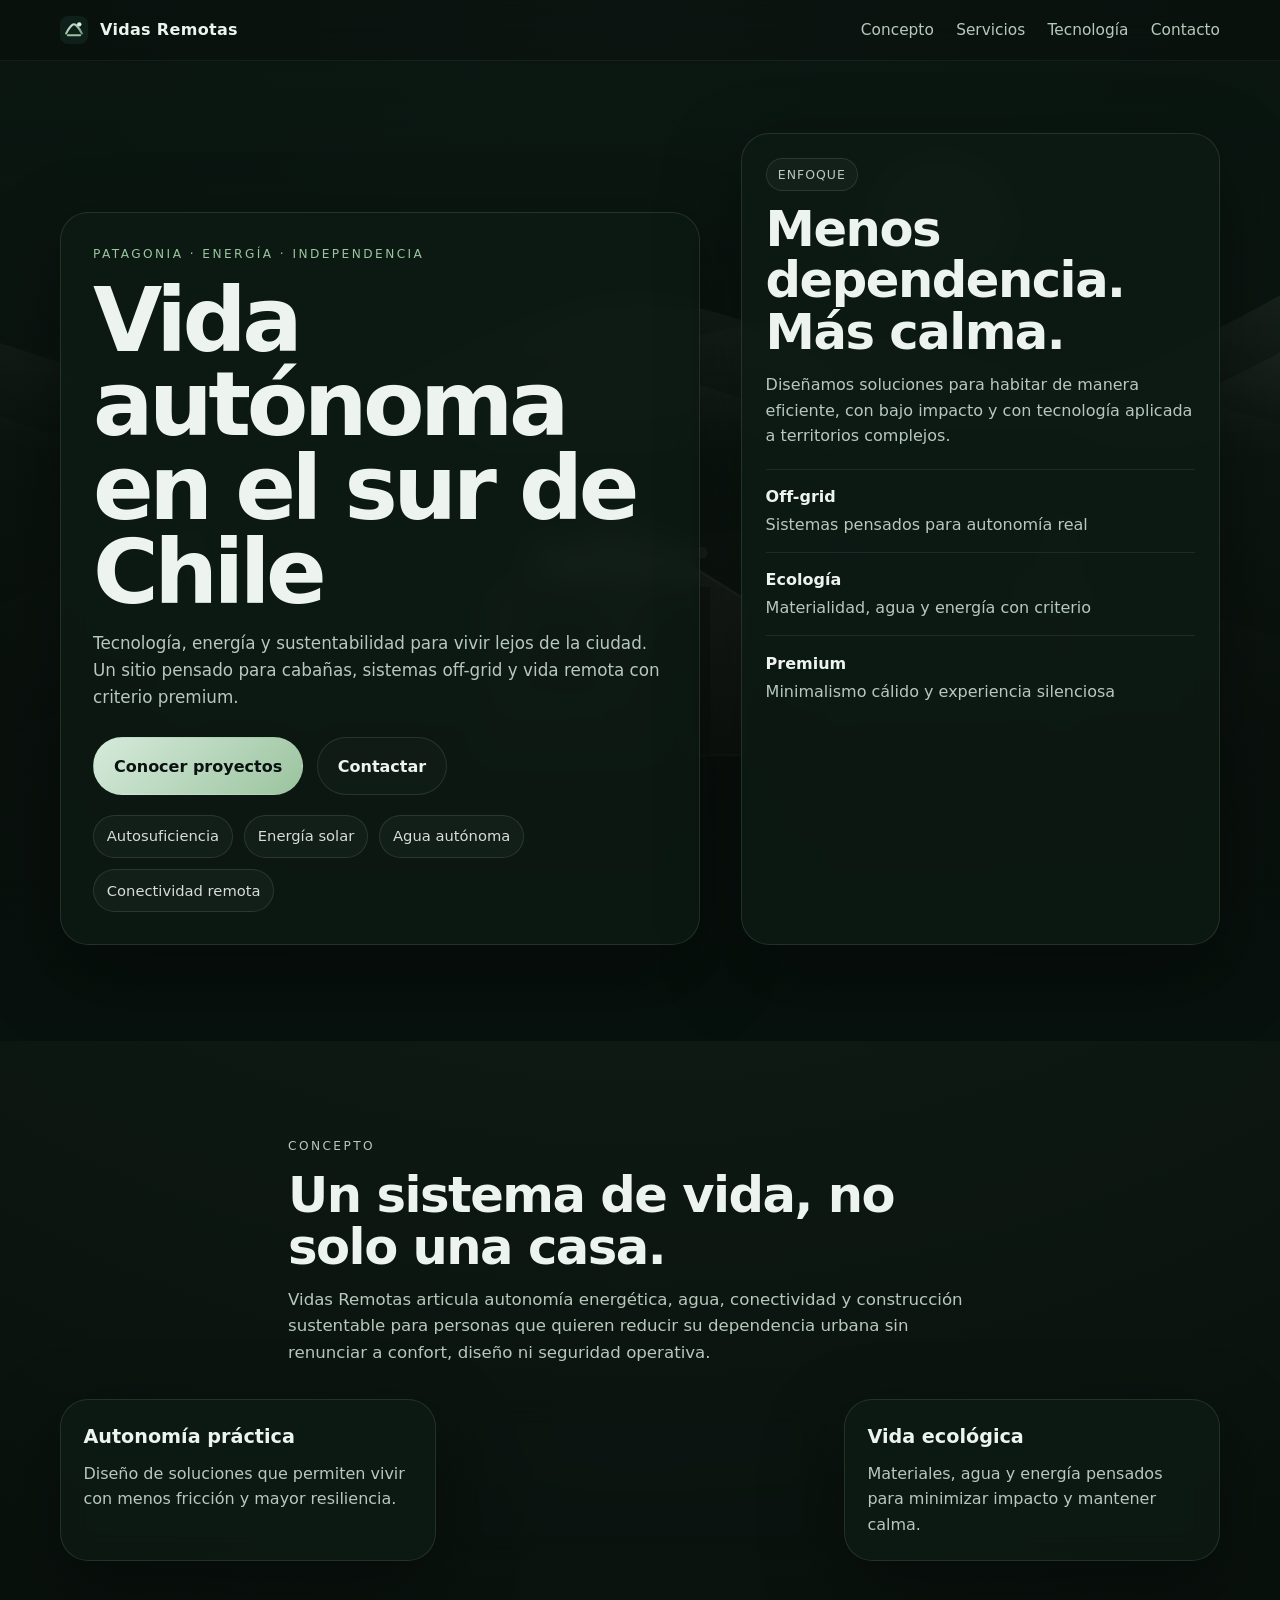
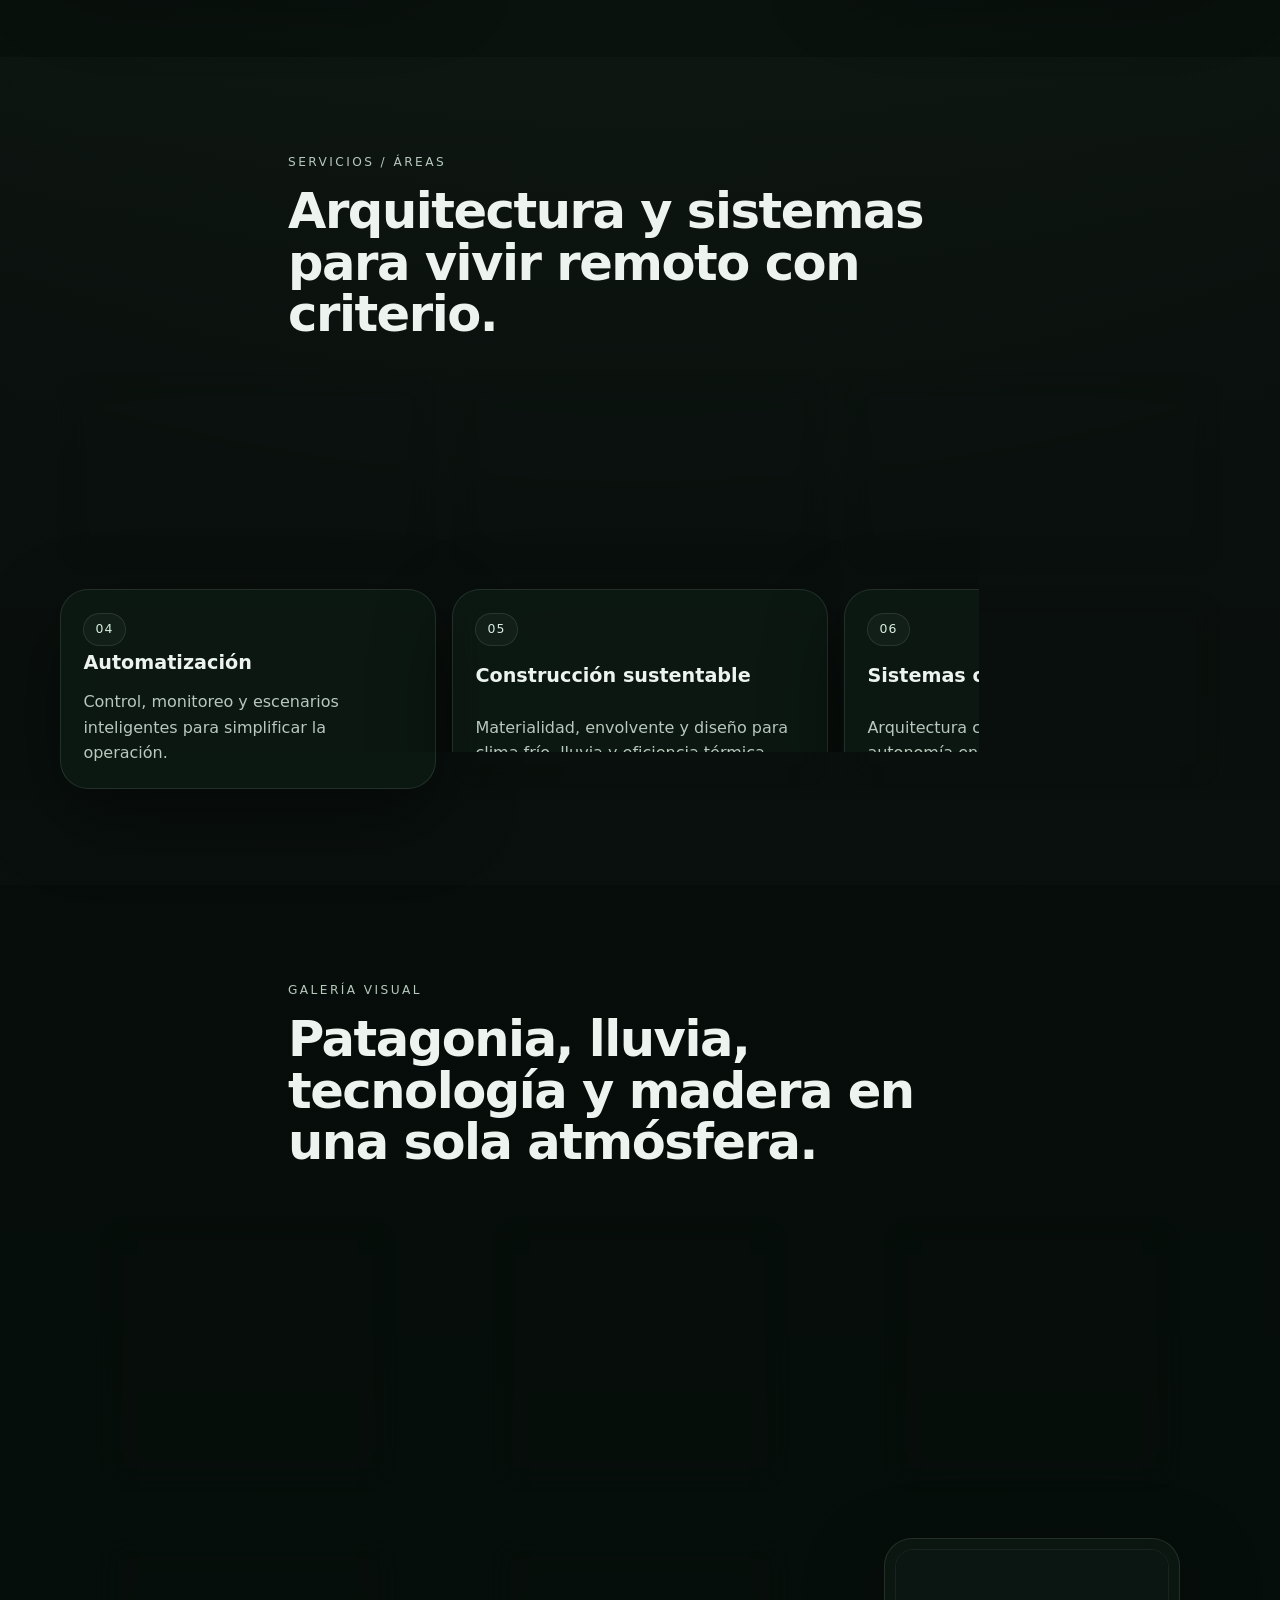
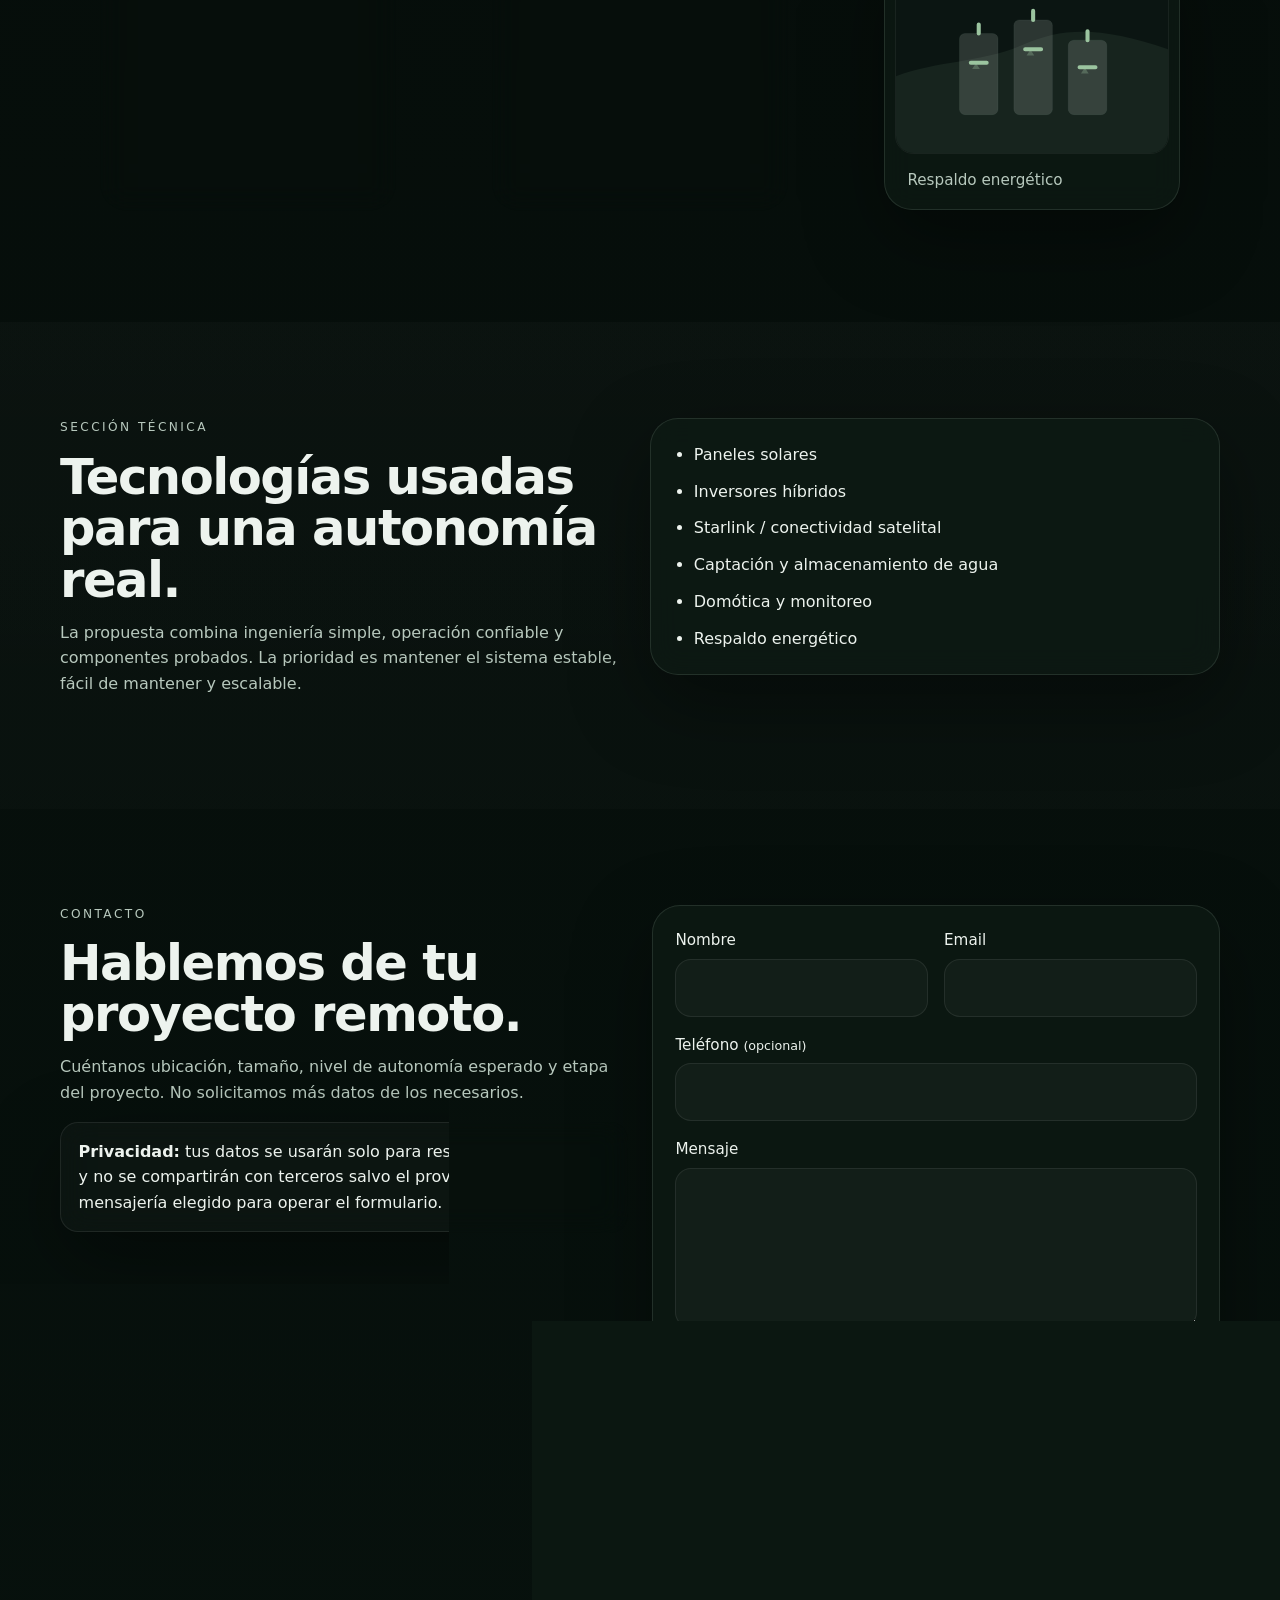
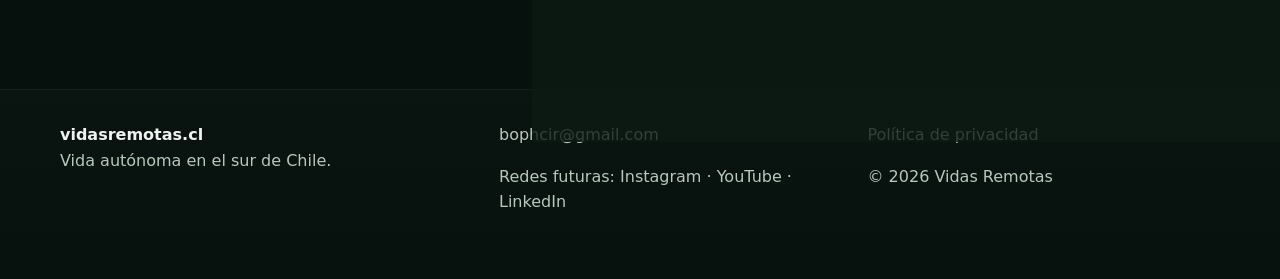
<file: index.html>
<!doctype html>
<html lang="es">
  <head>
    <meta charset="utf-8" />
    <meta name="viewport" content="width=device-width, initial-scale=1" />
    <meta name="description" content="Vidas Remotas diseña soluciones para vida autónoma en el sur de Chile: energía solar, agua, conectividad y sistemas off-grid." />
    <meta name="keywords" content="vidas remotas, off-grid, energía solar, cabañas sustentables, sur de Chile, autosuficiencia, conectividad remota" />
    <meta name="theme-color" content="#123529" />
    <meta name="robots" content="index, follow, max-image-preview:large, max-snippet:-1, max-video-preview:-1" />

    <link rel="canonical" href="https://vidasremotas.cl/" />
    <link rel="icon" href="/assets/img/favicon.svg" type="image/svg+xml" />
    <link rel="manifest" href="/manifest.webmanifest" />

    <meta property="og:type" content="website" />
    <meta property="og:locale" content="es_CL" />
    <meta property="og:site_name" content="Vidas Remotas" />
    <meta property="og:title" content="Vidas Remotas | Vida autónoma en el sur de Chile" />
    <meta property="og:description" content="Tecnología, energía y sustentabilidad para vivir lejos de la ciudad." />
    <meta property="og:url" content="https://vidasremotas.cl/" />
    <meta property="og:image" content="https://vidasremotas.cl/assets/img/og-image.svg" />

    <meta name="twitter:card" content="summary_large_image" />
    <meta name="twitter:title" content="Vidas Remotas | Vida autónoma en el sur de Chile" />
    <meta name="twitter:description" content="Tecnología, energía y sustentabilidad para vivir lejos de la ciudad." />
    <meta name="twitter:image" content="https://vidasremotas.cl/assets/img/og-image.svg" />

    <title>Vidas Remotas | Vida autónoma en el sur de Chile</title>
    <link rel="preload" as="image" href="/assets/img/hero.svg" />
    <link rel="stylesheet" href="/assets/css/styles.css" />
  </head>
  <body>
    <a class="skip-link" href="#contenido">Saltar al contenido</a>

    <header class="site-header">
      <div class="container header-inner">
        <a class="brand" href="#inicio" aria-label="Vidas Remotas, inicio">
          <img src="/assets/img/favicon.svg" alt="" width="28" height="28" />
          <span>Vidas Remotas</span>
        </a>

        <button class="menu-toggle" type="button" aria-expanded="false" aria-controls="menu-principal">
          <span>Menú</span>
        </button>

        <nav id="menu-principal" class="site-nav" aria-label="Navegación principal">
          <a href="#concepto">Concepto</a>
          <a href="#servicios">Servicios</a>
          <a href="#tecnologia">Tecnología</a>
          <a href="#contacto">Contacto</a>
        </nav>
      </div>
    </header>

    <main id="contenido">
      <section id="inicio" class="hero section">
        <div class="hero-bg" aria-hidden="true">
          <img src="/assets/img/hero.svg" alt="" width="1600" height="1200" fetchpriority="high" />
        </div>

        <div class="container hero-grid">
          <div class="hero-copy reveal">
            <p class="eyebrow">Patagonia · energía · independencia</p>
            <h1>Vida autónoma en el sur de Chile</h1>
            <p class="lead">
              Tecnología, energía y sustentabilidad para vivir lejos de la ciudad.
              Un sitio pensado para cabañas, sistemas off-grid y vida remota con criterio premium.
            </p>

            <div class="hero-actions">
              <a class="btn btn-primary" href="#servicios">Conocer proyectos</a>
              <a class="btn btn-secondary" href="#contacto">Contactar</a>
            </div>

            <ul class="hero-badges" aria-label="Atributos del proyecto">
              <li>Autosuficiencia</li>
              <li>Energía solar</li>
              <li>Agua autónoma</li>
              <li>Conectividad remota</li>
            </ul>
          </div>

          <aside class="hero-panel reveal" aria-label="Resumen del enfoque">
            <p class="panel-label">Enfoque</p>
            <h2>Menos dependencia. Más calma.</h2>
            <p>
              Diseñamos soluciones para habitar de manera eficiente, con bajo impacto y con
              tecnología aplicada a territorios complejos.
            </p>

            <dl class="stats">
              <div>
                <dt>Off-grid</dt>
                <dd>Sistemas pensados para autonomía real</dd>
              </div>
              <div>
                <dt>Ecología</dt>
                <dd>Materialidad, agua y energía con criterio</dd>
              </div>
              <div>
                <dt>Premium</dt>
                <dd>Minimalismo cálido y experiencia silenciosa</dd>
              </div>
            </dl>
          </aside>
        </div>
      </section>

      <section id="concepto" class="section">
        <div class="container section-head reveal">
          <p class="eyebrow">Concepto</p>
          <h2>Un sistema de vida, no solo una casa.</h2>
          <p>
            Vidas Remotas articula autonomía energética, agua, conectividad y construcción
            sustentable para personas que quieren reducir su dependencia urbana sin renunciar a
            confort, diseño ni seguridad operativa.
          </p>
        </div>

        <div class="container feature-grid">
          <article class="feature-card reveal">
            <h3>Autonomía práctica</h3>
            <p>Diseño de soluciones que permiten vivir con menos fricción y mayor resiliencia.</p>
          </article>
          <article class="feature-card reveal">
            <h3>Eficiencia energética</h3>
            <p>Generación, almacenamiento y consumo alineados para operar con inteligencia.</p>
          </article>
          <article class="feature-card reveal">
            <h3>Vida ecológica</h3>
            <p>Materiales, agua y energía pensados para minimizar impacto y mantener calma.</p>
          </article>
        </div>
      </section>

      <section id="servicios" class="section section-alt">
        <div class="container section-head reveal">
          <p class="eyebrow">Servicios / áreas</p>
          <h2>Arquitectura y sistemas para vivir remoto con criterio.</h2>
        </div>

        <div class="container cards-grid">
          <article class="service-card reveal">
            <span class="card-index">01</span>
            <h3>Energía solar</h3>
            <p>Dimensionamiento, respaldo e integración para independencia eléctrica.</p>
          </article>
          <article class="service-card reveal">
            <span class="card-index">02</span>
            <h3>Agua y almacenamiento</h3>
            <p>Captación, acumulación y continuidad operativa en escenarios remotos.</p>
          </article>
          <article class="service-card reveal">
            <span class="card-index">03</span>
            <h3>Internet y conectividad remota</h3>
            <p>Conectividad estable para trabajar, monitorear y vivir con tranquilidad.</p>
          </article>
          <article class="service-card reveal">
            <span class="card-index">04</span>
            <h3>Automatización</h3>
            <p>Control, monitoreo y escenarios inteligentes para simplificar la operación.</p>
          </article>
          <article class="service-card reveal">
            <span class="card-index">05</span>
            <h3>Construcción sustentable</h3>
            <p>Materialidad, envolvente y diseño para clima frío, lluvia y eficiencia térmica.</p>
          </article>
          <article class="service-card reveal">
            <span class="card-index">06</span>
            <h3>Sistemas off-grid</h3>
            <p>Arquitectura completa para operar con autonomía energética y domiciliaria.</p>
          </article>
        </div>
      </section>

      <section class="section">
        <div class="container section-head reveal">
          <p class="eyebrow">Galería visual</p>
          <h2>Patagonia, lluvia, tecnología y madera en una sola atmósfera.</h2>
        </div>

        <div class="container gallery-grid">
          <figure class="gallery-card reveal">
            <img src="/assets/img/gallery-cabana.svg" alt="Cabaña moderna en entorno forestal del sur de Chile" loading="lazy" width="1200" height="900" />
            <figcaption>Cabañas modernas</figcaption>
          </figure>
          <figure class="gallery-card reveal">
            <img src="/assets/img/gallery-solar.svg" alt="Paneles solares integrados a un sistema remoto" loading="lazy" width="1200" height="900" />
            <figcaption>Energía solar</figcaption>
          </figure>
          <figure class="gallery-card reveal">
            <img src="/assets/img/gallery-water.svg" alt="Sistema de agua y almacenamiento para vida autónoma" loading="lazy" width="1200" height="900" />
            <figcaption>Agua autónoma</figcaption>
          </figure>
          <figure class="gallery-card reveal">
            <img src="/assets/img/gallery-forest.svg" alt="Bosque, lluvia y niebla en el sur de Chile" loading="lazy" width="1200" height="900" />
            <figcaption>Naturaleza del sur</figcaption>
          </figure>
          <figure class="gallery-card reveal">
            <img src="/assets/img/gallery-connectivity.svg" alt="Conectividad remota y monitoreo para sitio aislado" loading="lazy" width="1200" height="900" />
            <figcaption>Conectividad remota</figcaption>
          </figure>
          <figure class="gallery-card reveal">
            <img src="/assets/img/gallery-battery.svg" alt="Banco de baterías y respaldo energético" loading="lazy" width="1200" height="900" />
            <figcaption>Respaldo energético</figcaption>
          </figure>
        </div>
      </section>

      <section id="tecnologia" class="section section-alt">
        <div class="container tech-grid">
          <div class="reveal">
            <p class="eyebrow">Sección técnica</p>
            <h2>Tecnologías usadas para una autonomía real.</h2>
            <p>
              La propuesta combina ingeniería simple, operación confiable y componentes probados.
              La prioridad es mantener el sistema estable, fácil de mantener y escalable.
            </p>
          </div>

          <div class="tech-stack reveal">
            <ul>
              <li>Paneles solares</li>
              <li>Inversores híbridos</li>
              <li>Starlink / conectividad satelital</li>
              <li>Captación y almacenamiento de agua</li>
              <li>Domótica y monitoreo</li>
              <li>Respaldo energético</li>
            </ul>
          </div>
        </div>
      </section>

      <section id="contacto" class="section">
        <div class="container contact-grid">
          <div class="reveal">
            <p class="eyebrow">Contacto</p>
            <h2>Hablemos de tu proyecto remoto.</h2>
            <p>
              Cuéntanos ubicación, tamaño, nivel de autonomía esperado y etapa del proyecto. No
              solicitamos más datos de los necesarios.
            </p>

            <div class="privacy-note">
              <strong>Privacidad:</strong>
              tus datos se usarán solo para responder tu consulta y no se compartirán con terceros
              salvo el proveedor de mensajería elegido para operar el formulario.
            </div>
          </div>

          <form class="contact-form reveal" id="contact-form" action="https://formspree.io/f/xgodnezw" method="POST" data-success-url="https://vidasremotas.cl/thanks">
            <div class="field-grid">
              <label>
                <span>Nombre</span>
                <input type="text" name="nombre" autocomplete="name" required />
              </label>
              <label>
                <span>Email</span>
                <input type="email" name="email" autocomplete="email" required />
              </label>
            </div>

            <label>
              <span>Teléfono <small>(opcional)</small></span>
              <input type="tel" name="telefono" autocomplete="tel" />
            </label>

            <label>
              <span>Mensaje</span>
              <textarea name="mensaje" rows="5" minlength="20" required></textarea>
            </label>

            <label class="visually-hidden" aria-hidden="true">
              <span>Empresa</span>
              <input type="text" name="empresa" tabindex="-1" autocomplete="off" />
            </label>

            <label class="checkbox">
              <input type="checkbox" name="consentimiento" required />
              <span>
                Acepto la <a href="/privacy.html">política de privacidad</a> y autorizo el uso de
                mis datos solo para responder esta solicitud.
              </span>
            </label>

            <input type="hidden" name="_next" value="https://vidasremotas.cl/thanks" />
            <input type="hidden" name="source" value="website" />

            <p class="form-help">
              Envío seguro. Tus datos se usan solo para responder tu consulta.
            </p>

            <p class="form-status" aria-live="polite" hidden></p>

            <button class="btn btn-primary btn-block" type="submit">Enviar consulta</button>
          </form>
        </div>
      </section>
    </main>

    <footer class="site-footer">
      <div class="container footer-grid">
        <div>
          <strong>vidasremotas.cl</strong>
          <p>Vida autónoma en el sur de Chile.</p>
        </div>
        <div>
          <p><a href="mailto:bophcir@gmail.com">bophcir@gmail.com</a></p>
          <p>Redes futuras: Instagram · YouTube · LinkedIn</p>
        </div>
        <div>
          <p><a href="/privacy.html">Política de privacidad</a></p>
          <p>© <span id="year"></span> Vidas Remotas</p>
        </div>
      </div>
    </footer>

    <script src="/assets/js/main.js" defer></script>
  </body>
</html>
</file>
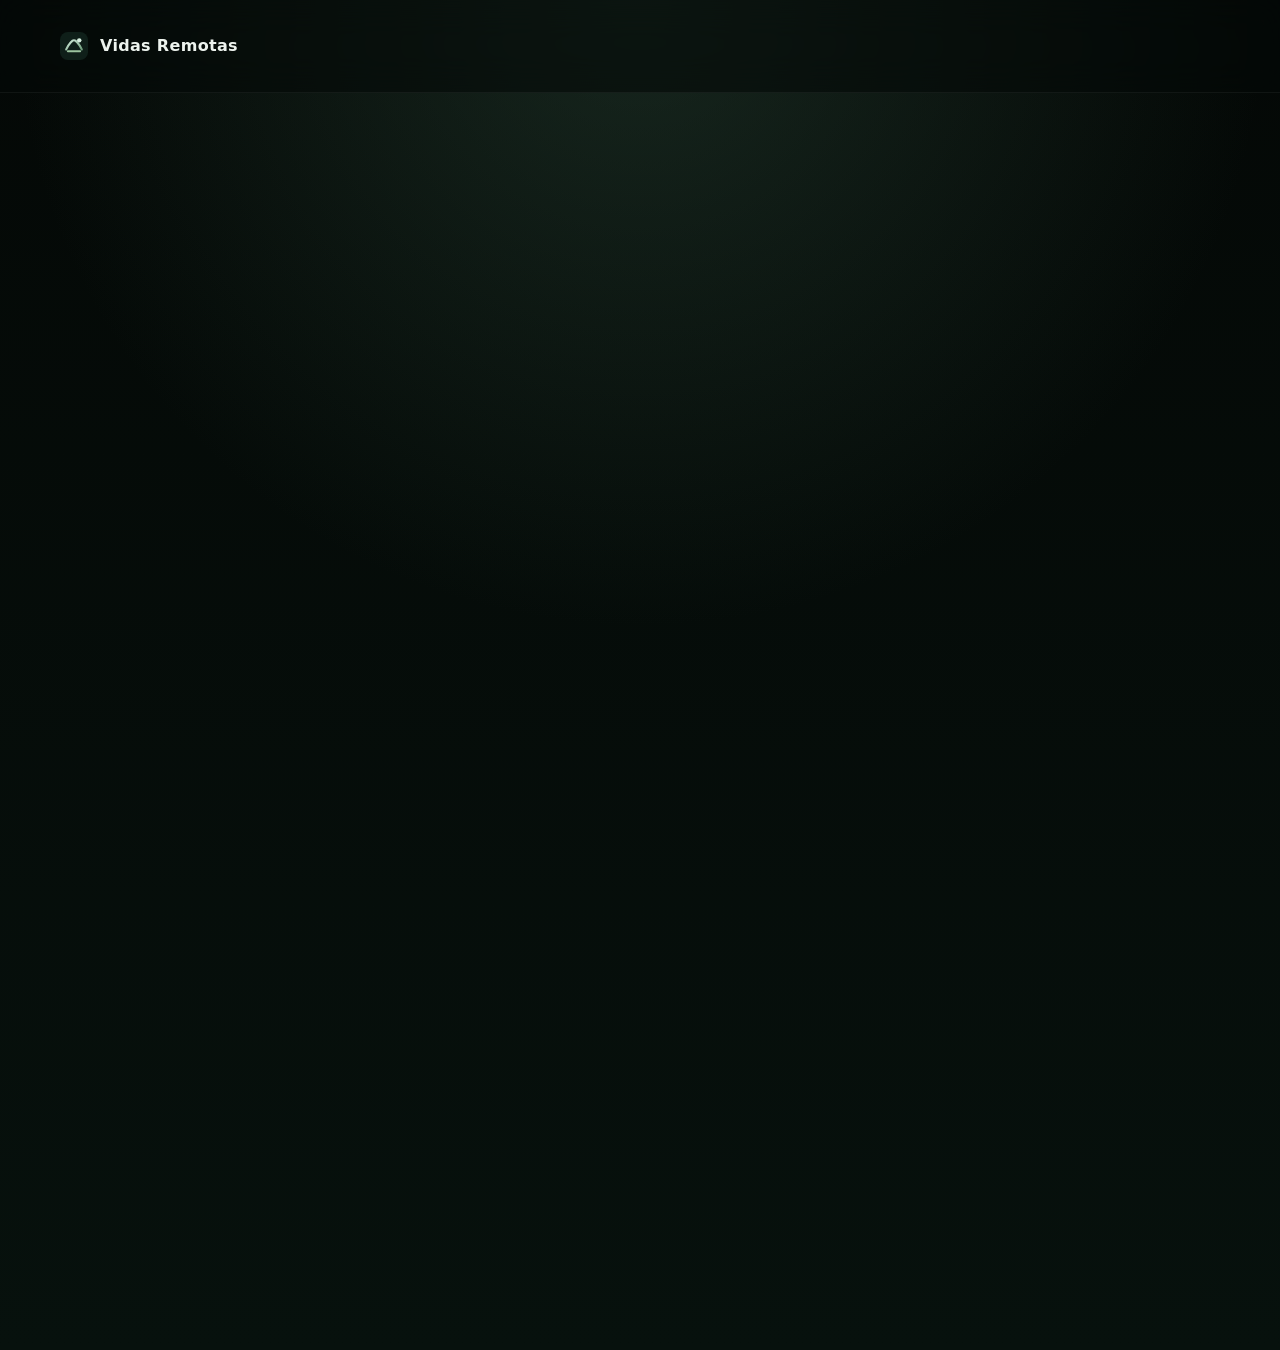
<file: privacy.html>
<!doctype html>
<html lang="es">
  <head>
    <meta charset="utf-8" />
    <meta name="viewport" content="width=device-width, initial-scale=1" />
    <meta name="description" content="Política de privacidad básica de Vidas Remotas." />
    <link rel="canonical" href="https://vidasremotas.cl/privacy.html" />
    <title>Política de privacidad | Vidas Remotas</title>
    <link rel="stylesheet" href="/assets/css/styles.css" />
  </head>
  <body>
    <header class="site-header compact">
      <div class="container header-inner">
        <a class="brand" href="/">
          <img src="/assets/img/favicon.svg" alt="" width="28" height="28" />
          <span>Vidas Remotas</span>
        </a>
      </div>
    </header>

    <main class="section">
      <div class="container prose reveal">
        <p class="eyebrow">Privacidad</p>
        <h1>Política de privacidad</h1>
        <p>
          Esta página describe, en forma simple, cómo se tratan los datos enviados desde el formulario
          de contacto de <strong>vidasremotas.cl</strong>.
        </p>

        <h2>1. Datos que podemos recibir</h2>
        <ul>
          <li>Nombre</li>
          <li>Email</li>
          <li>Teléfono, si lo entregas voluntariamente</li>
          <li>Mensaje y contexto del proyecto</li>
        </ul>

        <h2>2. Finalidad</h2>
        <p>
          Usamos los datos solo para responder consultas, evaluar proyectos y coordinar comunicación
          relacionada con Vidas Remotas.
        </p>

        <h2>3. Minimización</h2>
        <p>
          No solicitamos datos innecesarios y no pedimos información sensible salvo que sea
          estrictamente requerida para avanzar con una solicitud específica.
        </p>

        <h2>4. Almacenamiento y terceros</h2>
        <p>
          El sitio está pensado para no almacenar información personal en el frontend. Si conectas el
          formulario con un proveedor externo, revisa también su política de privacidad y configura el
          mínimo de retención posible.
        </p>

        <h2>5. Tus derechos</h2>
        <p>
          Puedes pedir acceso, rectificación o eliminación de tus datos escribiendo a
          <a href="mailto:bophcir@gmail.com">bophcir@gmail.com</a>.
        </p>

        <h2>6. Seguridad</h2>
        <p>
          Se recomienda usar HTTPS, cabeceras de seguridad, CAPTCHA ligero o Turnstile y reglas anti-spam
          para proteger el formulario.
        </p>

        <p class="muted">
          Nota: este texto es una base práctica y debe ser revisado por asesoría legal antes de uso
          definitivo.
        </p>
      </div>
    </main>
  </body>
</html>
</file>
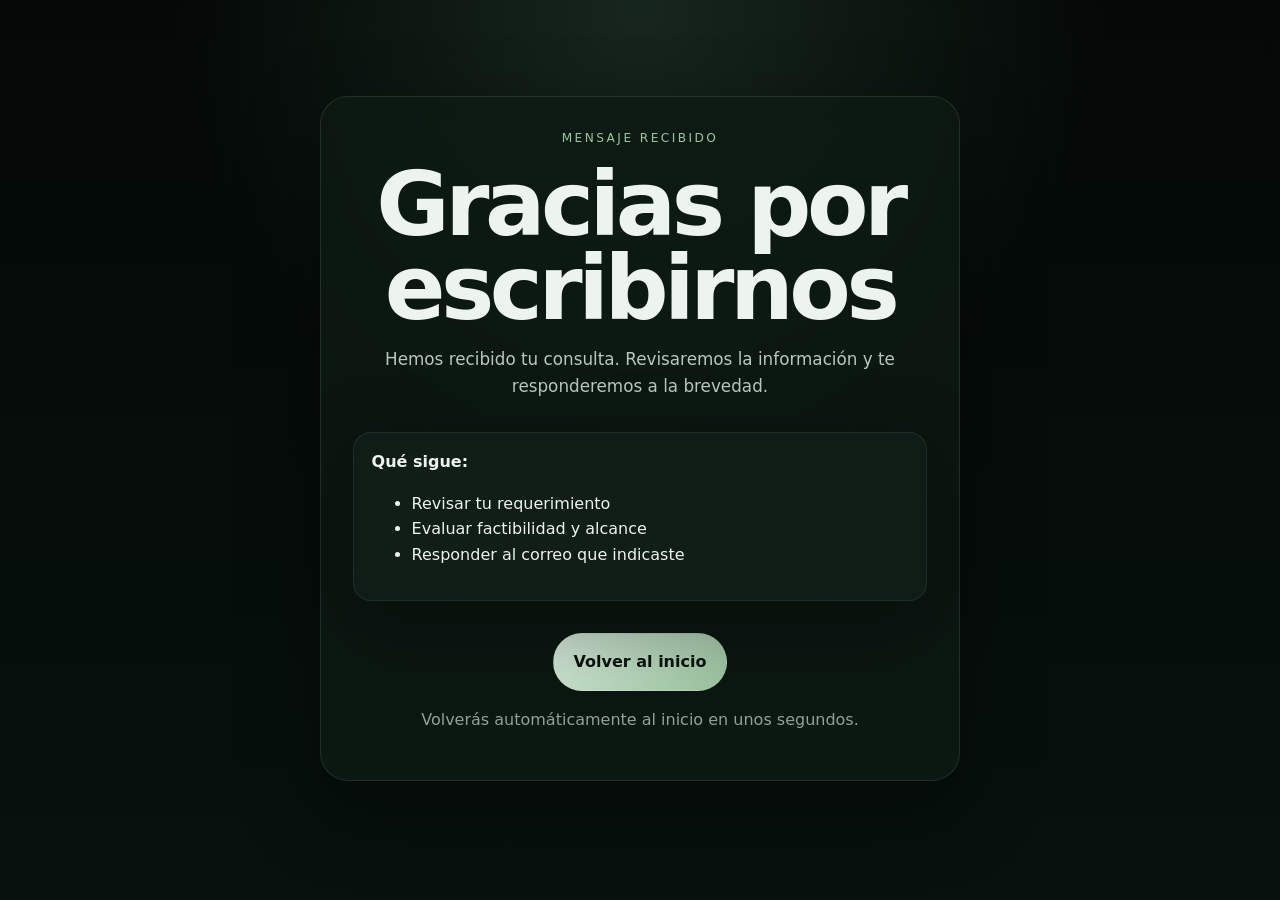
<file: thanks.html>
<!doctype html>
<html lang="es">
  <head>
    <meta charset="utf-8" />
    <meta name="viewport" content="width=device-width, initial-scale=1" />
    <meta name="robots" content="noindex, nofollow" />
    <meta http-equiv="refresh" content="5;url=/" />
    <title>Gracias | Vidas Remotas</title>
    <link rel="stylesheet" href="/assets/css/styles.css" />
  </head>
  <body>
    <main class="section">
      <div class="container" style="max-width: 760px;">
        <section class="hero-copy" style="margin: 0 auto; text-align: center;">
          <p class="eyebrow">Mensaje recibido</p>
          <h1 style="margin-inline: auto;">Gracias por escribirnos</h1>
          <p class="lead" style="margin-inline: auto;">
            Hemos recibido tu consulta. Revisaremos la información y te responderemos a la brevedad.
          </p>

          <div class="privacy-note" style="margin: 2rem auto 0; max-width: 42rem; text-align:left;">
            <strong>Qué sigue:</strong>
            <ul>
              <li>Revisar tu requerimiento</li>
              <li>Evaluar factibilidad y alcance</li>
              <li>Responder al correo que indicaste</li>
            </ul>
          </div>

          <p style="margin-top: 2rem;">
            <a class="btn btn-primary" href="/">Volver al inicio</a>
          </p>

          <p class="muted" id="redirect-note" style="margin-top: 1rem;">
            Volverás automáticamente al inicio en unos segundos.
          </p>
        </section>
      </div>
    </main>

    <script>
      setTimeout(() => {
        window.location.replace('/');
      }, 5000);
    </script>
  </body>
</html>
</file>
<file: assets/css/styles.css>
:root {
  color-scheme: dark;
  --bg: #07110d;
  --bg-alt: #0c1712;
  --panel: rgba(13, 26, 20, 0.78);
  --panel-strong: rgba(16, 33, 25, 0.92);
  --border: rgba(201, 224, 210, 0.12);
  --text: #edf3ee;
  --muted: #b7c8bd;
  --muted-2: #8fa397;
  --green: #9bc49f;
  --green-strong: #d7efe0;
  --earth: #8e7a63;
  --stone: #d8ddd6;
  --shadow: 0 28px 80px rgba(0, 0, 0, 0.38);
  --radius-xl: 28px;
  --radius-lg: 20px;
  --radius-md: 16px;
  --container: min(1160px, calc(100% - 2rem));
}

* { box-sizing: border-box; }
html { scroll-behavior: smooth; }
body {
  margin: 0;
  min-height: 100vh;
  background:
    radial-gradient(circle at top, rgba(56, 91, 72, 0.36), transparent 42%),
    linear-gradient(180deg, #040806 0%, var(--bg) 100%);
  color: var(--text);
  font-family: Inter, system-ui, -apple-system, BlinkMacSystemFont, "Segoe UI", sans-serif;
  line-height: 1.6;
  text-rendering: optimizeLegibility;
  -webkit-font-smoothing: antialiased;
}

img { display: block; max-width: 100%; height: auto; }
a { color: inherit; text-decoration: none; }
a:hover { color: var(--green-strong); }
button, input, textarea { font: inherit; }

.container { width: var(--container); margin: 0 auto; }
.section { padding: 6rem 0; scroll-margin-top: 5.5rem; }
.section-alt { background: linear-gradient(180deg, rgba(255,255,255,0.02), rgba(255,255,255,0.01)); }
.compact { padding: 1rem 0; }

.skip-link {
  position: absolute; left: -999px; top: 1rem;
  background: #fff; color: #000; padding: .75rem 1rem; border-radius: 999px; z-index: 999;
}
.skip-link:focus { left: 1rem; }

.site-header {
  position: sticky; top: 0; z-index: 100;
  backdrop-filter: blur(18px);
  background: rgba(5, 10, 8, 0.58);
  border-bottom: 1px solid rgba(255,255,255,0.05);
}
.header-inner {
  position: relative;
  display: flex; align-items: center; justify-content: space-between; gap: 1rem;
  padding: 1rem 0;
}
.brand {
  display: inline-flex; align-items: center; gap: .75rem;
  font-weight: 700; letter-spacing: .02em;
}
.site-nav { display: flex; align-items: center; gap: 1.4rem; }
.site-nav a { color: var(--muted); font-size: .96rem; }
.site-nav a:hover { color: var(--text); }

.menu-toggle {
  display: none;
  border: 1px solid var(--border);
  background: rgba(255,255,255,0.03);
  color: var(--text);
  border-radius: 999px;
  padding: .7rem 1rem;
}

.hero { position: relative; overflow: clip; padding-top: 4.5rem; }
.hero-bg {
  position: absolute; inset: 0; z-index: -2; opacity: .82;
  pointer-events: none;
  mask-image: linear-gradient(180deg, rgba(0,0,0,.96) 0%, rgba(0,0,0,.85) 35%, rgba(0,0,0,.1) 100%);
}
.hero-bg img { width: 100%; height: 100%; object-fit: cover; object-position: center; }
.hero::after {
  content: ""; position: absolute; inset: 0; z-index: -1;
  background: linear-gradient(180deg, rgba(6,10,8,.18) 0%, rgba(6,10,8,.72) 70%, var(--bg) 100%);
}

.hero-grid {
  position: relative; display: grid; grid-template-columns: 1.15fr .85fr; gap: 2rem; align-items: end; min-height: calc(100vh - 5.5rem);
}
.hero-copy, .hero-panel, .feature-card, .service-card, .gallery-card, .tech-stack, .contact-form, .privacy-note {
  background: var(--panel);
  border: 1px solid var(--border);
  border-radius: var(--radius-xl);
  box-shadow: var(--shadow);
  backdrop-filter: blur(14px);
}
.hero-copy { padding: 2rem; max-width: 40rem; }
.eyebrow {
  margin: 0 0 .85rem; text-transform: uppercase; letter-spacing: .2em; font-size: .76rem; color: var(--green);
}
h1, h2, h3, p { margin-top: 0; }
h1 {
  font-size: clamp(3rem, 7vw, 5.9rem);
  line-height: .94;
  letter-spacing: -.05em;
  margin-bottom: 1rem;
}
h2 { font-size: clamp(2rem, 4vw, 3.1rem); line-height: 1.04; letter-spacing: -.03em; margin-bottom: .85rem; }
h3 { font-size: 1.2rem; margin-bottom: .5rem; }
.lead, .section-head p, .hero-panel p, .feature-card p, .service-card p, .tech-grid p, .contact-grid p { color: var(--muted); }
.lead { max-width: 60ch; font-size: 1.05rem; }

.hero-actions { display: flex; flex-wrap: wrap; gap: .85rem; margin: 1.65rem 0 1.2rem; }
.btn {
  display: inline-flex; align-items: center; justify-content: center; gap: .5rem;
  border-radius: 999px; border: 1px solid transparent; padding: .95rem 1.25rem;
  font-weight: 600; transition: transform .18s ease, border-color .18s ease, background .18s ease;
}
.btn:hover { transform: translateY(-1px); }
.btn-primary { background: linear-gradient(135deg, #d6eadb, #9bc49f); color: #0a130f; }
.btn-secondary { background: rgba(255,255,255,.02); border-color: var(--border); color: var(--text); }
.btn-block { width: 100%; }

.hero-badges {
  display: flex; flex-wrap: wrap; gap: .7rem; padding: 0; margin: 0; list-style: none;
}
.hero-badges li, .panel-label, .card-index {
  display: inline-flex; align-items: center; justify-content: center;
  border-radius: 999px; border: 1px solid var(--border);
  background: rgba(255,255,255,.03); color: var(--stone);
}
.hero-badges li { padding: .55rem .8rem; font-size: .92rem; }

.hero-panel { padding: 1.5rem; align-self: stretch; }
.panel-label, .card-index { width: fit-content; padding: .35rem .7rem; font-size: .78rem; letter-spacing: .08em; text-transform: uppercase; color: var(--green-strong); }
.stats { margin: 1.25rem 0 0; display: grid; gap: .9rem; }
.stats div { padding-top: .9rem; border-top: 1px solid rgba(255,255,255,.08); }
.stats dt { font-weight: 700; margin-bottom: .15rem; }
.stats dd { margin: 0; color: var(--muted); }

.section-head { max-width: 44rem; margin-bottom: 2rem; }
.section-head p:last-child { font-size: 1.04rem; }

.feature-grid, .cards-grid, .gallery-grid {
  display: grid; gap: 1rem;
}
.feature-grid { grid-template-columns: repeat(3, minmax(0, 1fr)); }
.cards-grid { grid-template-columns: repeat(3, minmax(0, 1fr)); }
.gallery-grid { grid-template-columns: repeat(3, minmax(0, 1fr)); }

.feature-card, .service-card { padding: 1.4rem; }
.feature-card p, .service-card p { margin-bottom: 0; }
.service-card { min-height: 200px; display: flex; flex-direction: column; justify-content: space-between; }

.gallery-card { overflow: hidden; padding: .65rem; }
.gallery-card img { border-radius: calc(var(--radius-xl) - .6rem); aspect-ratio: 4 / 3; object-fit: cover; border: 1px solid rgba(255,255,255,.06); }
.gallery-card figcaption { padding: .9rem .75rem .4rem; color: var(--muted); font-size: .95rem; }

.tech-grid, .contact-grid {
  display: grid; grid-template-columns: 1fr 1fr; gap: 1.2rem; align-items: start;
}
.tech-stack { padding: 1.4rem 1.5rem; }
.tech-stack ul { margin: 0; padding-left: 1.2rem; color: var(--text); }
.tech-stack li + li { margin-top: .7rem; }

.contact-grid { gap: 1.5rem; }
.contact-form { padding: 1.4rem; }
.field-grid { display: grid; grid-template-columns: repeat(2, minmax(0, 1fr)); gap: 1rem; }
label { display: grid; gap: .4rem; margin-bottom: 1rem; color: var(--text); }
label span { font-size: .95rem; }
input, textarea {
  width: 100%; border-radius: 16px; border: 1px solid rgba(255,255,255,.08);
  background: rgba(255,255,255,.03); color: var(--text); padding: .95rem 1rem;
}
input:focus, textarea:focus, .btn:focus-visible, a:focus-visible, button:focus-visible {
  outline: 2px solid rgba(155,196,159,.95);
  outline-offset: 2px;
}
textarea { resize: vertical; min-height: 150px; }
.checkbox {
  grid-template-columns: auto 1fr; align-items: start; gap: .8rem; margin: 1rem 0 1.1rem;
}
.checkbox input { width: 1.05rem; height: 1.05rem; margin-top: .2rem; }
.checkbox span, .form-help, .muted { color: var(--muted-2); }
.visually-hidden {
  position: absolute !important;
  width: 1px; height: 1px;
  padding: 0; margin: -1px;
  overflow: hidden; clip: rect(0, 0, 0, 0);
  white-space: nowrap; border: 0;
}
.privacy-note, .form-help {
  padding: 1rem 1.1rem; border-radius: 18px; border: 1px solid rgba(255,255,255,.08);
  background: rgba(255,255,255,.025);
}

.form-status {
  margin: 0 0 1rem;
  color: var(--green-strong);
}

.site-footer {
  padding: 2rem 0 3rem;
  border-top: 1px solid rgba(255,255,255,.06);
  background: linear-gradient(180deg, rgba(255,255,255,0.01), rgba(255,255,255,0));
}
.footer-grid {
  display: grid; grid-template-columns: 1.2fr 1fr 1fr; gap: 1rem; color: var(--muted);
}
.footer-grid strong { color: var(--text); }

.prose { max-width: 760px; }
.prose h1 { font-size: clamp(2.6rem, 6vw, 4.1rem); }
.prose h2 { font-size: 1.6rem; margin-top: 2rem; }
.prose ul { padding-left: 1.2rem; color: var(--muted); }

.reveal { opacity: 0; transform: translateY(18px); transition: opacity .6s ease, transform .6s ease; }
.reveal.is-visible { opacity: 1; transform: translateY(0); }

@media (max-width: 980px) {
  .hero-grid, .tech-grid, .contact-grid, .footer-grid, .feature-grid, .cards-grid, .gallery-grid { grid-template-columns: 1fr; }
  .hero-grid { min-height: auto; padding: 2rem 0 0; }
  .hero-copy { margin-top: 2rem; }
  .site-nav { display: none; position: absolute; right: 1rem; top: 4.4rem; padding: .9rem; flex-direction: column; gap: .8rem; background: var(--panel-strong); border: 1px solid var(--border); border-radius: 18px; box-shadow: var(--shadow); }
  .site-nav.is-open { display: flex; }
  .menu-toggle { display: inline-flex; }
  .field-grid { grid-template-columns: 1fr; }
}

@media (prefers-reduced-motion: reduce) {
  html { scroll-behavior: auto; }
  *, *::before, *::after { animation-duration: .01ms !important; animation-iteration-count: 1 !important; transition-duration: .01ms !important; scroll-behavior: auto !important; }
  .reveal { opacity: 1; transform: none; }
}
</file>
